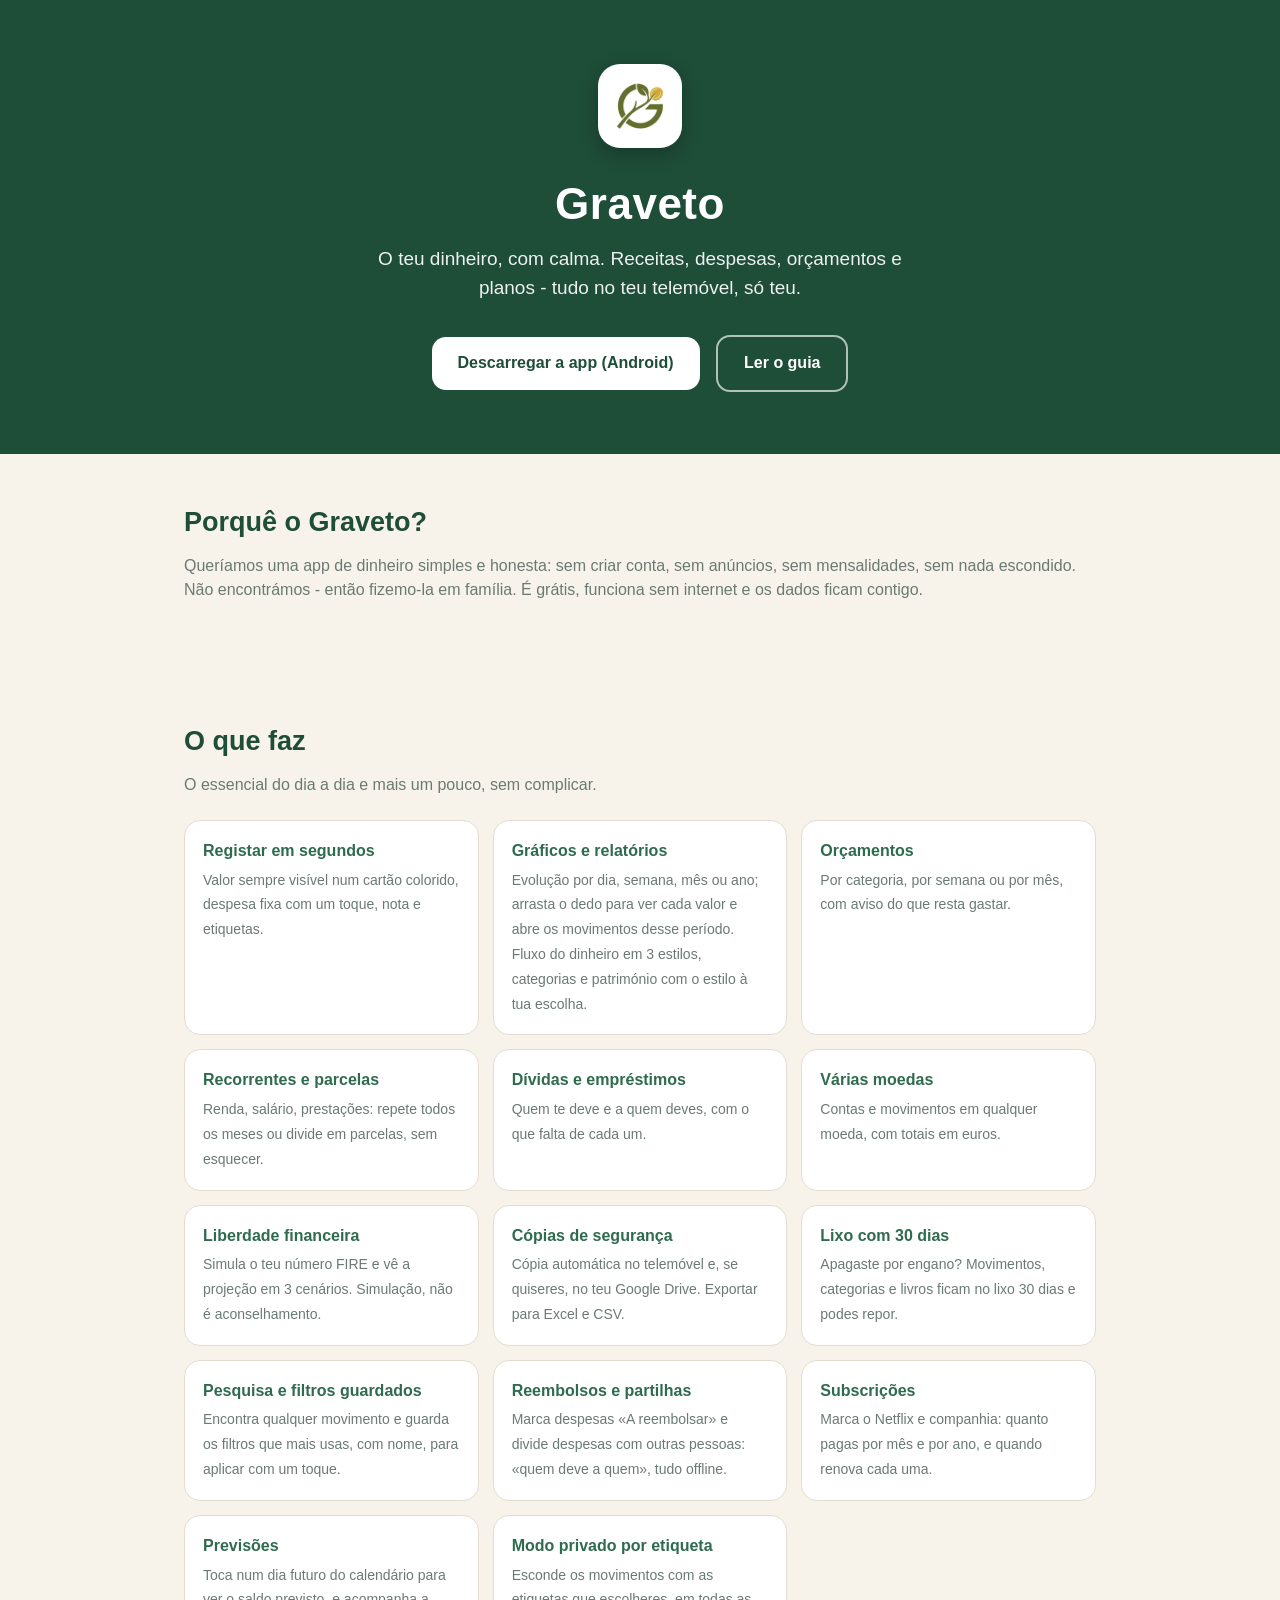
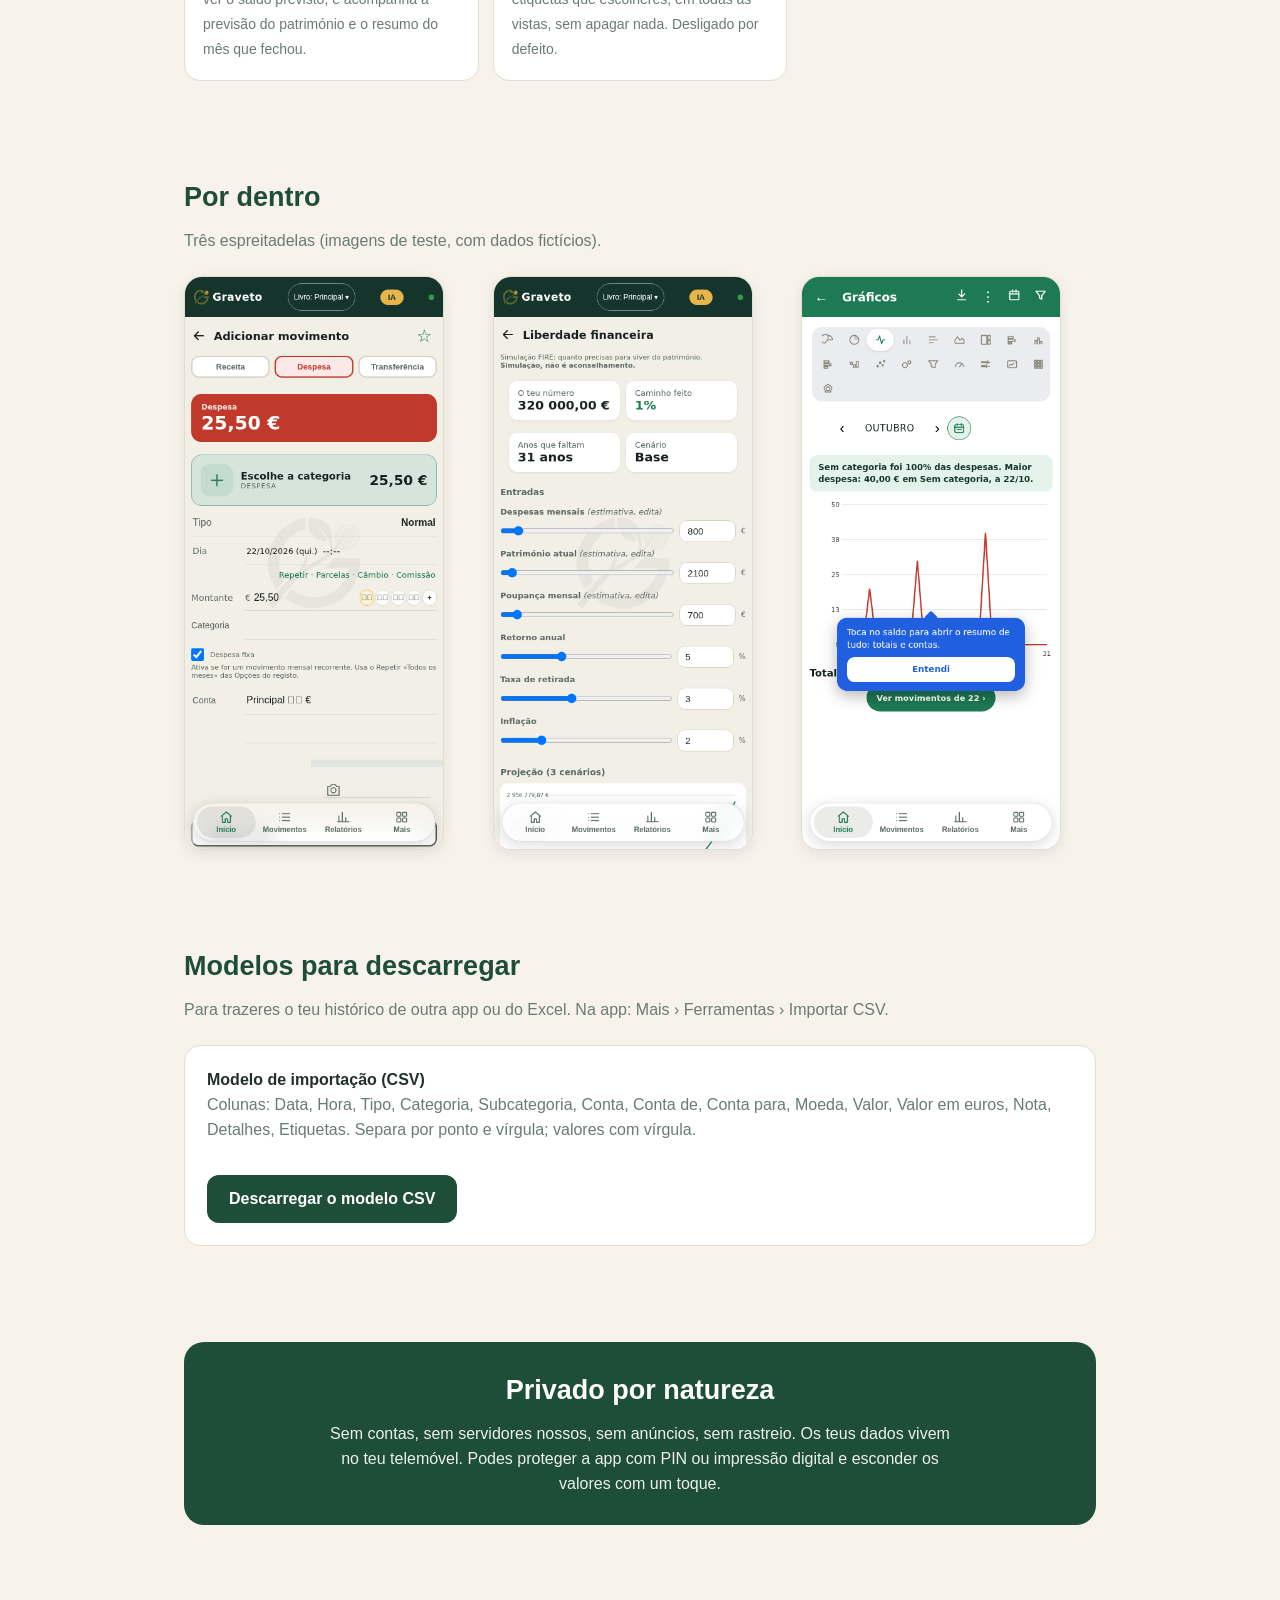
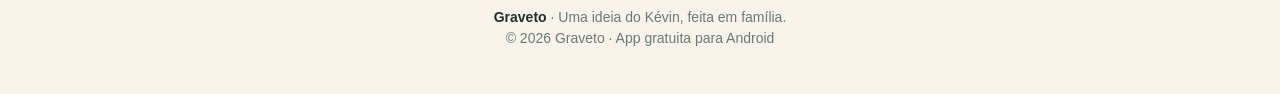
<file: index.html>
<!DOCTYPE html>
<html lang="pt-PT">
<head>
<meta charset="utf-8">
<meta name="viewport" content="width=device-width,initial-scale=1">
<title>Graveto - o teu dinheiro, com calma</title>
<meta name="description" content="Graveto: a app de finanças pessoais para Android. Tudo no teu telemóvel, sem contas, sem anúncios, sem mensalidades.">
<link rel="icon" href="imagens/ic_launcher.png">
<link rel="stylesheet" href="estilo.css">
</head>
<body>
<header class="topo">
 <img src="imagens/ic_launcher.png" alt="Graveto">
 <h1>Graveto</h1>
 <p class="tag">O teu dinheiro, com calma. Receitas, despesas, orçamentos e planos - tudo no teu telemóvel, só teu.</p>
 <div class="botoes">
  <a class="b-prim" href="https://drive.google.com/drive/folders/16J1Q81gckXqG43lKRss1F_uWqY1pkNVp">Descarregar a app (Android)</a>
  <a class="b-sec" href="guia.html">Ler o guia</a>
 </div>
</header>

<section>
 <h2>Porquê o Graveto?</h2>
 <p class="sub">Queríamos uma app de dinheiro simples e honesta: sem criar conta, sem anúncios, sem mensalidades, sem nada escondido. Não encontrámos - então fizemo-la em família. É grátis, funciona sem internet e os dados ficam contigo.</p>
</section>

<section id="oquefaz">
 <h2>O que faz</h2>
 <p class="sub">O essencial do dia a dia e mais um pouco, sem complicar.</p>
 <div class="grelha">
  <div class="cartao"><b>Registar em segundos</b><span>Valor sempre visível num cartão colorido, despesa fixa com um toque, nota e etiquetas.</span></div>
  <div class="cartao"><b>Gráficos e relatórios</b><span>Evolução por dia, semana, mês ou ano; arrasta o dedo para ver cada valor e abre os movimentos desse período. Fluxo do dinheiro em 3 estilos, categorias e património com o estilo à tua escolha.</span></div>
  <div class="cartao"><b>Orçamentos</b><span>Por categoria, por semana ou por mês, com aviso do que resta gastar.</span></div>
  <div class="cartao"><b>Recorrentes e parcelas</b><span>Renda, salário, prestações: repete todos os meses ou divide em parcelas, sem esquecer.</span></div>
  <div class="cartao"><b>Dívidas e empréstimos</b><span>Quem te deve e a quem deves, com o que falta de cada um.</span></div>
  <div class="cartao"><b>Várias moedas</b><span>Contas e movimentos em qualquer moeda, com totais em euros.</span></div>
  <div class="cartao"><b>Liberdade financeira</b><span>Simula o teu número FIRE e vê a projeção em 3 cenários. Simulação, não é aconselhamento.</span></div>
  <div class="cartao"><b>Cópias de segurança</b><span>Cópia automática no telemóvel e, se quiseres, no teu Google Drive. Exportar para Excel e CSV.</span></div>
  <div class="cartao"><b>Lixo com 30 dias</b><span>Apagaste por engano? Movimentos, categorias e livros ficam no lixo 30 dias e podes repor.</span></div>
  <div class="cartao"><b>Pesquisa e filtros guardados</b><span>Encontra qualquer movimento e guarda os filtros que mais usas, com nome, para aplicar com um toque.</span></div>
  <div class="cartao"><b>Reembolsos e partilhas</b><span>Marca despesas «A reembolsar» e divide despesas com outras pessoas: «quem deve a quem», tudo offline.</span></div>
  <div class="cartao"><b>Subscrições</b><span>Marca o Netflix e companhia: quanto pagas por mês e por ano, e quando renova cada uma.</span></div>
  <div class="cartao"><b>Previsões</b><span>Toca num dia futuro do calendário para ver o saldo previsto, e acompanha a previsão do património e o resumo do mês que fechou.</span></div>
  <div class="cartao"><b>Modo privado por etiqueta</b><span>Esconde os movimentos com as etiquetas que escolheres, em todas as vistas, sem apagar nada. Desligado por defeito.</span></div>
 </div>
</section>

<section>
 <h2>Por dentro</h2>
 <p class="sub">Três espreitadelas (imagens de teste, com dados fictícios).</p>
 <div class="prints">
  <img src="imagens/d631-form.png" alt="Formulário de adicionar movimento com cartão de valor">
  <img src="imagens/d631-fire.png" alt="Simulação de liberdade financeira">
  <img src="imagens/d632-chip.png" alt="Gráfico de evolução com botão ver movimentos">
 </div>
</section>

<section>
 <h2>Modelos para descarregar</h2>
 <p class="sub">Para trazeres o teu histórico de outra app ou do Excel. Na app: Mais › Ferramentas › Importar CSV.</p>
 <div class="modelos">
  <b>Modelo de importação (CSV)</b>
  <p class="sub">Colunas: Data, Hora, Tipo, Categoria, Subcategoria, Conta, Conta de, Conta para, Moeda, Valor, Valor em euros, Nota, Detalhes, Etiquetas. Separa por ponto e vírgula; valores com vírgula.</p>
  <a href="graveto-modelo-importacao.csv">Descarregar o modelo CSV</a>
 </div>
</section>

<section>
 <div class="priv">
  <h2>Privado por natureza</h2>
  <p>Sem contas, sem servidores nossos, sem anúncios, sem rastreio. Os teus dados vivem no teu telemóvel. Podes proteger a app com PIN ou impressão digital e esconder os valores com um toque.</p>
 </div>
</section>

<footer>
 <p><b>Graveto</b> · Uma ideia do Kévin, feita em família.</p>
 <p>© 2026 Graveto · App gratuita para Android</p>
</footer>
</body>
</html>
</file>
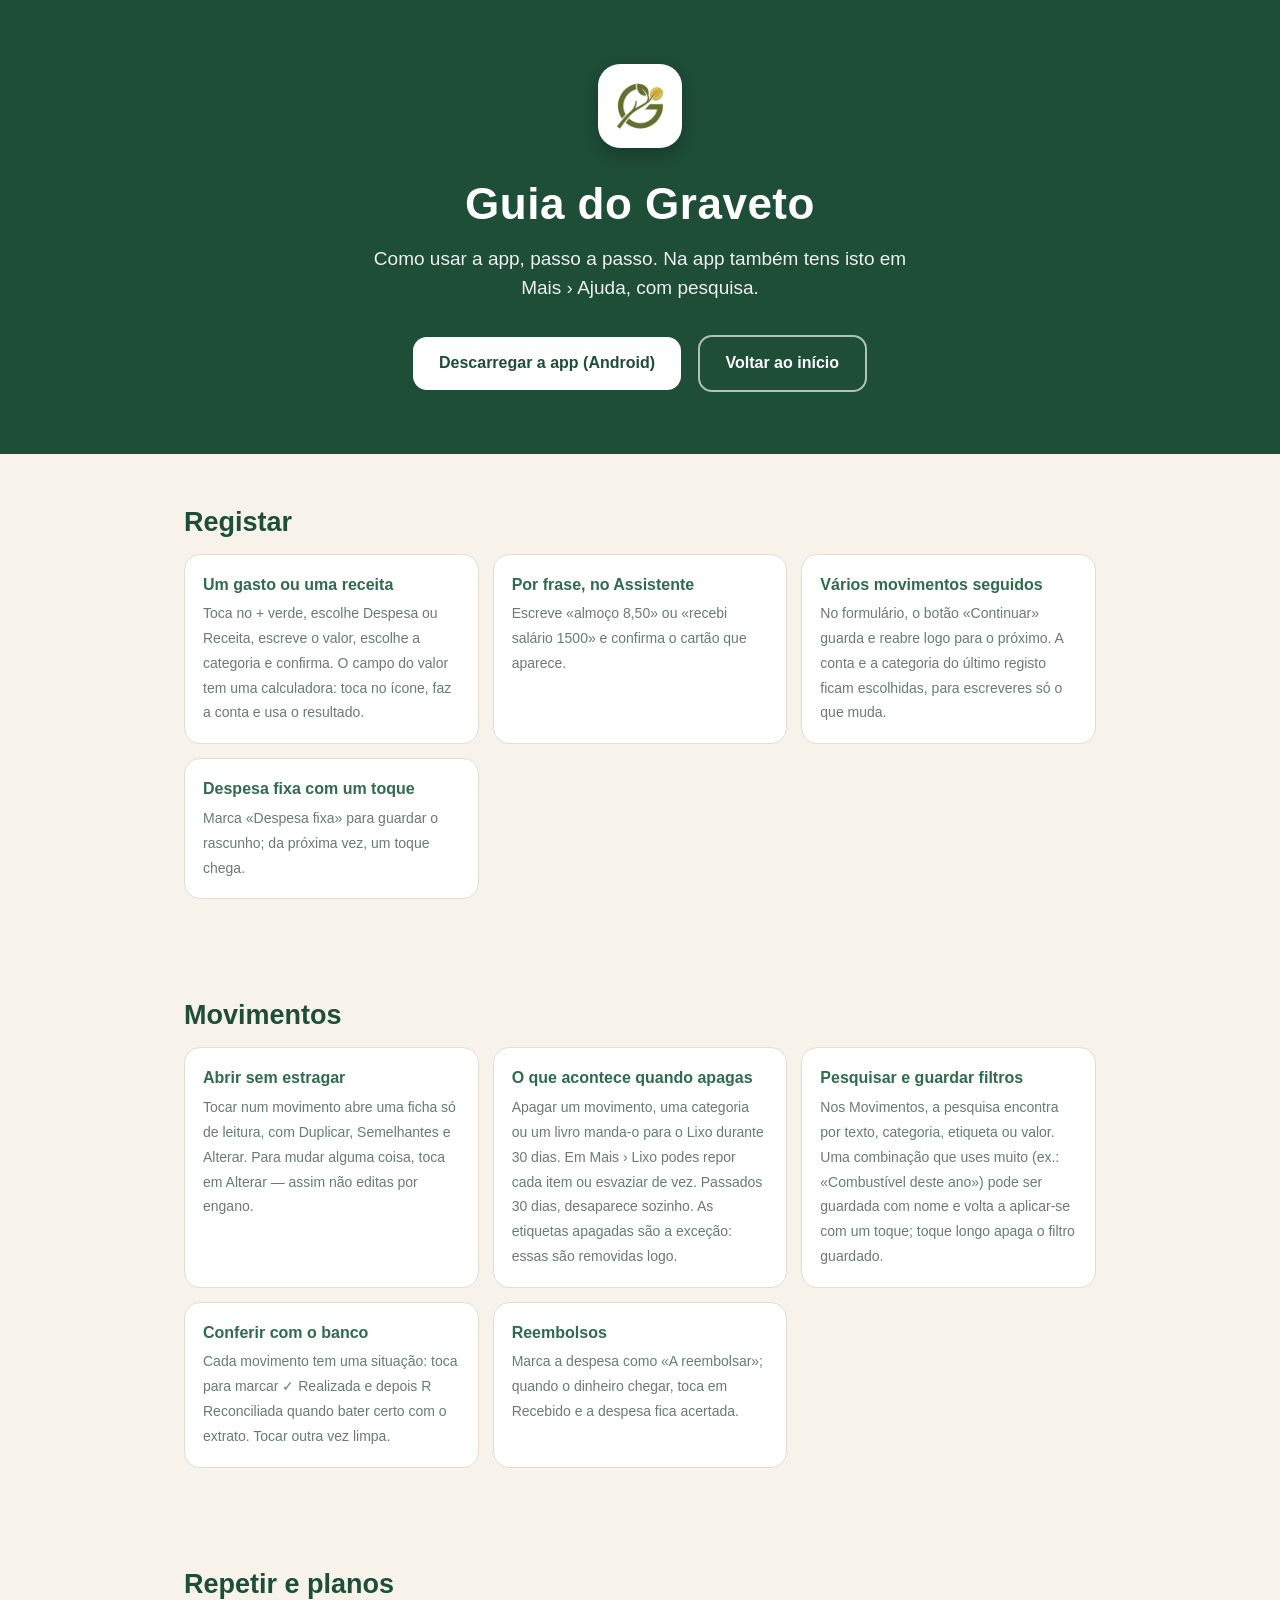
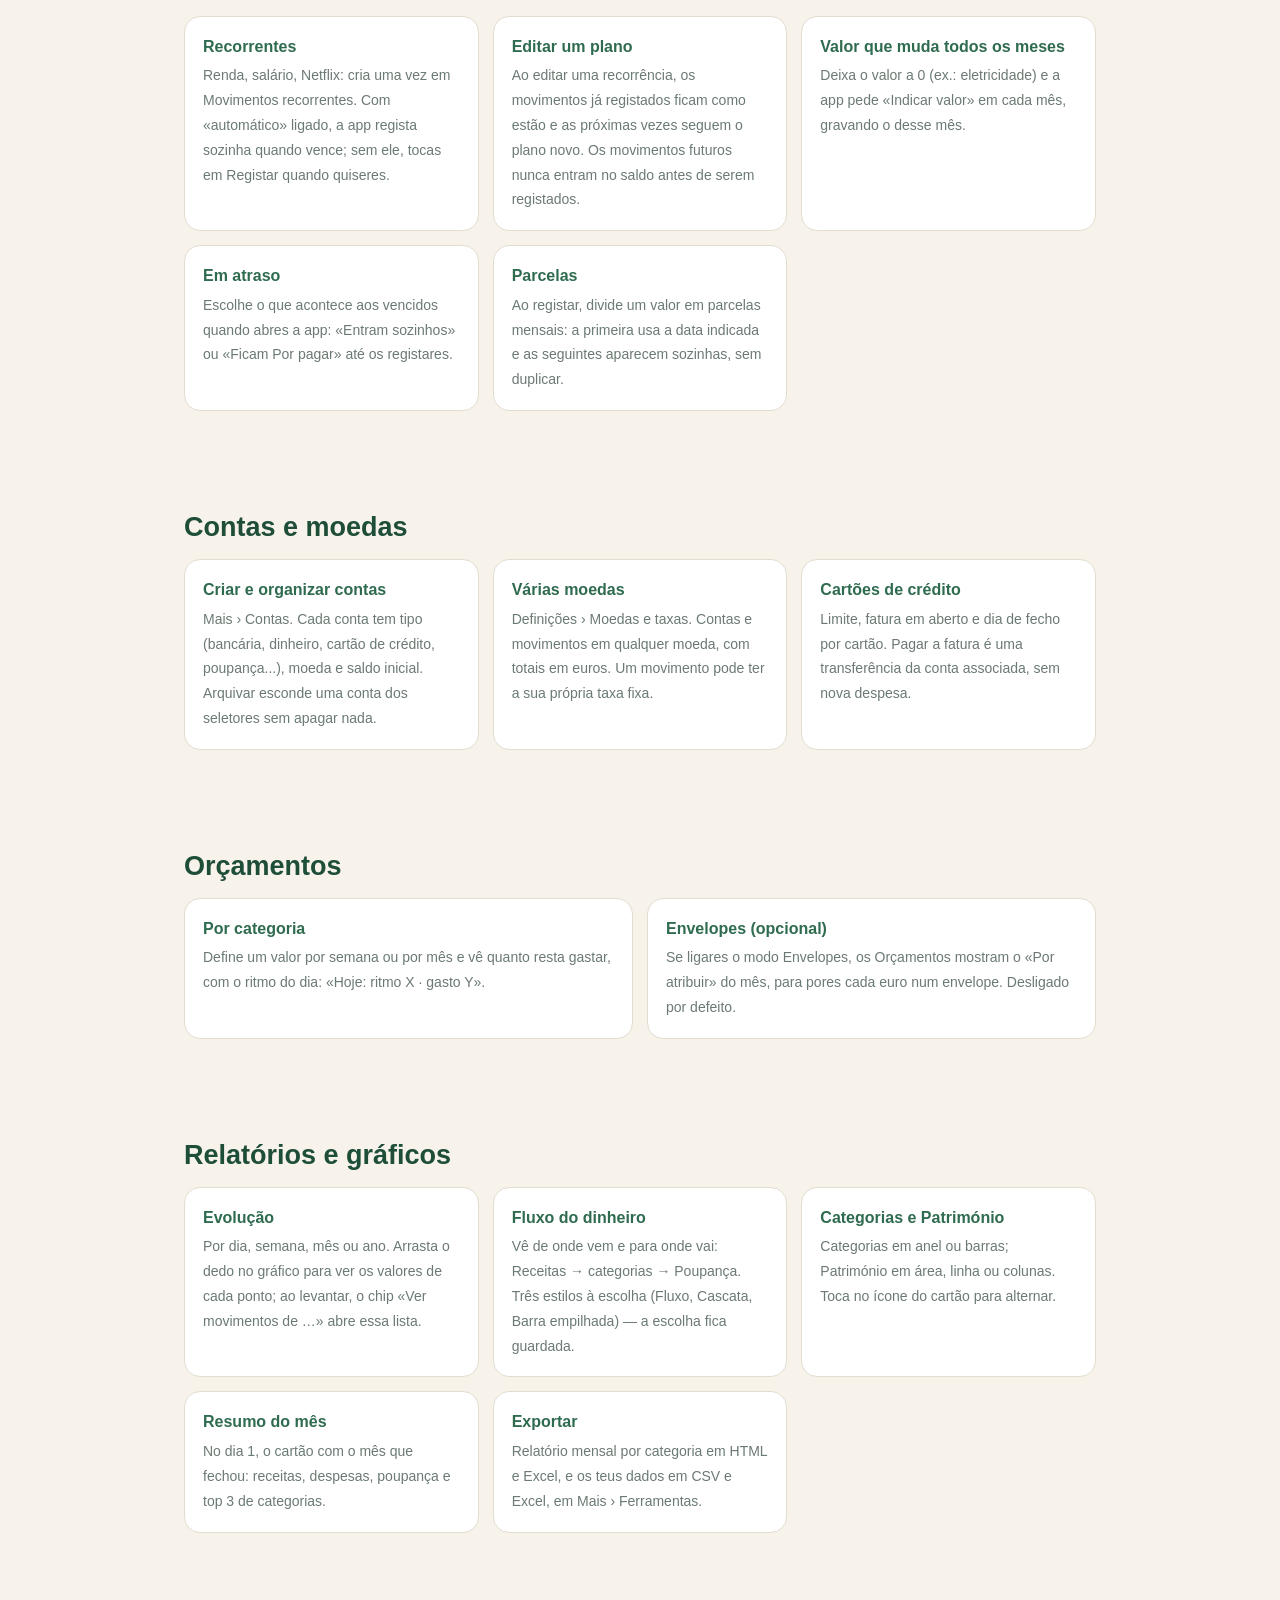
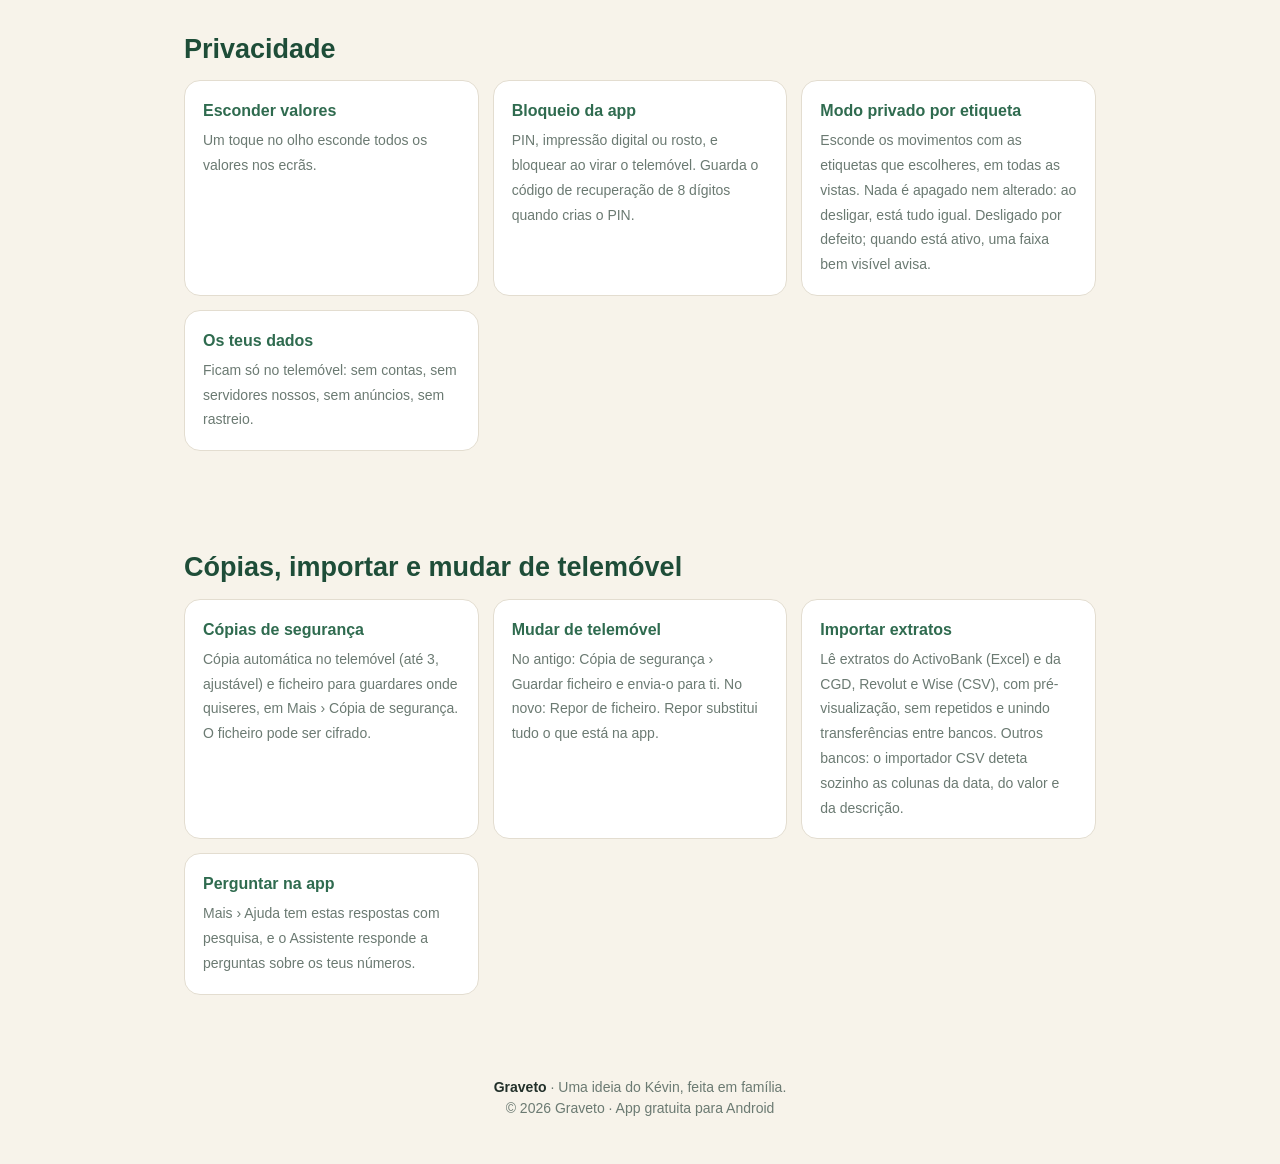
<file: guia.html>
<!DOCTYPE html>
<html lang="pt-PT">
<head>
<meta charset="utf-8">
<meta name="viewport" content="width=device-width,initial-scale=1">
<title>Guia do Graveto - o teu dinheiro, com calma</title>
<meta name="description" content="Guia do Graveto: como registar, repetir, filtrar, proteger e guardar os teus dados.">
<link rel="icon" href="imagens/ic_launcher.png">
<link rel="stylesheet" href="estilo.css">
</head>
<body>
<header class="topo">
 <img src="imagens/ic_launcher.png" alt="Graveto">
 <h1>Guia do Graveto</h1>
 <p class="tag">Como usar a app, passo a passo. Na app também tens isto em Mais › Ajuda, com pesquisa.</p>
 <div class="botoes">
  <a class="b-prim" href="https://drive.google.com/drive/folders/16J1Q81gckXqG43lKRss1F_uWqY1pkNVp">Descarregar a app (Android)</a>
  <a class="b-sec" href="index.html">Voltar ao início</a>
 </div>
</header>

<section>
 <h2>Registar</h2>
 <div class="grelha">
  <div class="cartao"><b>Um gasto ou uma receita</b><span>Toca no + verde, escolhe Despesa ou Receita, escreve o valor, escolhe a categoria e confirma. O campo do valor tem uma calculadora: toca no ícone, faz a conta e usa o resultado.</span></div>
  <div class="cartao"><b>Por frase, no Assistente</b><span>Escreve «almoço 8,50» ou «recebi salário 1500» e confirma o cartão que aparece.</span></div>
  <div class="cartao"><b>Vários movimentos seguidos</b><span>No formulário, o botão «Continuar» guarda e reabre logo para o próximo. A conta e a categoria do último registo ficam escolhidas, para escreveres só o que muda.</span></div>
  <div class="cartao"><b>Despesa fixa com um toque</b><span>Marca «Despesa fixa» para guardar o rascunho; da próxima vez, um toque chega.</span></div>
 </div>
</section>

<section>
 <h2>Movimentos</h2>
 <div class="grelha">
  <div class="cartao"><b>Abrir sem estragar</b><span>Tocar num movimento abre uma ficha só de leitura, com Duplicar, Semelhantes e Alterar. Para mudar alguma coisa, toca em Alterar — assim não editas por engano.</span></div>
  <div class="cartao"><b>O que acontece quando apagas</b><span>Apagar um movimento, uma categoria ou um livro manda-o para o Lixo durante 30 dias. Em Mais › Lixo podes repor cada item ou esvaziar de vez. Passados 30 dias, desaparece sozinho. As etiquetas apagadas são a exceção: essas são removidas logo.</span></div>
  <div class="cartao"><b>Pesquisar e guardar filtros</b><span>Nos Movimentos, a pesquisa encontra por texto, categoria, etiqueta ou valor. Uma combinação que uses muito (ex.: «Combustível deste ano») pode ser guardada com nome e volta a aplicar-se com um toque; toque longo apaga o filtro guardado.</span></div>
  <div class="cartao"><b>Conferir com o banco</b><span>Cada movimento tem uma situação: toca para marcar ✓ Realizada e depois R Reconciliada quando bater certo com o extrato. Tocar outra vez limpa.</span></div>
  <div class="cartao"><b>Reembolsos</b><span>Marca a despesa como «A reembolsar»; quando o dinheiro chegar, toca em Recebido e a despesa fica acertada.</span></div>
 </div>
</section>

<section>
 <h2>Repetir e planos</h2>
 <div class="grelha">
  <div class="cartao"><b>Recorrentes</b><span>Renda, salário, Netflix: cria uma vez em Movimentos recorrentes. Com «automático» ligado, a app regista sozinha quando vence; sem ele, tocas em Registar quando quiseres.</span></div>
  <div class="cartao"><b>Editar um plano</b><span>Ao editar uma recorrência, os movimentos já registados ficam como estão e as próximas vezes seguem o plano novo. Os movimentos futuros nunca entram no saldo antes de serem registados.</span></div>
  <div class="cartao"><b>Valor que muda todos os meses</b><span>Deixa o valor a 0 (ex.: eletricidade) e a app pede «Indicar valor» em cada mês, gravando o desse mês.</span></div>
  <div class="cartao"><b>Em atraso</b><span>Escolhe o que acontece aos vencidos quando abres a app: «Entram sozinhos» ou «Ficam Por pagar» até os registares.</span></div>
  <div class="cartao"><b>Parcelas</b><span>Ao registar, divide um valor em parcelas mensais: a primeira usa a data indicada e as seguintes aparecem sozinhas, sem duplicar.</span></div>
 </div>
</section>

<section>
 <h2>Contas e moedas</h2>
 <div class="grelha">
  <div class="cartao"><b>Criar e organizar contas</b><span>Mais › Contas. Cada conta tem tipo (bancária, dinheiro, cartão de crédito, poupança...), moeda e saldo inicial. Arquivar esconde uma conta dos seletores sem apagar nada.</span></div>
  <div class="cartao"><b>Várias moedas</b><span>Definições › Moedas e taxas. Contas e movimentos em qualquer moeda, com totais em euros. Um movimento pode ter a sua própria taxa fixa.</span></div>
  <div class="cartao"><b>Cartões de crédito</b><span>Limite, fatura em aberto e dia de fecho por cartão. Pagar a fatura é uma transferência da conta associada, sem nova despesa.</span></div>
 </div>
</section>

<section>
 <h2>Orçamentos</h2>
 <div class="grelha">
  <div class="cartao"><b>Por categoria</b><span>Define um valor por semana ou por mês e vê quanto resta gastar, com o ritmo do dia: «Hoje: ritmo X · gasto Y».</span></div>
  <div class="cartao"><b>Envelopes (opcional)</b><span>Se ligares o modo Envelopes, os Orçamentos mostram o «Por atribuir» do mês, para pores cada euro num envelope. Desligado por defeito.</span></div>
 </div>
</section>

<section>
 <h2>Relatórios e gráficos</h2>
 <div class="grelha">
  <div class="cartao"><b>Evolução</b><span>Por dia, semana, mês ou ano. Arrasta o dedo no gráfico para ver os valores de cada ponto; ao levantar, o chip «Ver movimentos de …» abre essa lista.</span></div>
  <div class="cartao"><b>Fluxo do dinheiro</b><span>Vê de onde vem e para onde vai: Receitas → categorias → Poupança. Três estilos à escolha (Fluxo, Cascata, Barra empilhada) — a escolha fica guardada.</span></div>
  <div class="cartao"><b>Categorias e Património</b><span>Categorias em anel ou barras; Património em área, linha ou colunas. Toca no ícone do cartão para alternar.</span></div>
  <div class="cartao"><b>Resumo do mês</b><span>No dia 1, o cartão com o mês que fechou: receitas, despesas, poupança e top 3 de categorias.</span></div>
  <div class="cartao"><b>Exportar</b><span>Relatório mensal por categoria em HTML e Excel, e os teus dados em CSV e Excel, em Mais › Ferramentas.</span></div>
 </div>
</section>

<section>
 <h2>Privacidade</h2>
 <div class="grelha">
  <div class="cartao"><b>Esconder valores</b><span>Um toque no olho esconde todos os valores nos ecrãs.</span></div>
  <div class="cartao"><b>Bloqueio da app</b><span>PIN, impressão digital ou rosto, e bloquear ao virar o telemóvel. Guarda o código de recuperação de 8 dígitos quando crias o PIN.</span></div>
  <div class="cartao"><b>Modo privado por etiqueta</b><span>Esconde os movimentos com as etiquetas que escolheres, em todas as vistas. Nada é apagado nem alterado: ao desligar, está tudo igual. Desligado por defeito; quando está ativo, uma faixa bem visível avisa.</span></div>
  <div class="cartao"><b>Os teus dados</b><span>Ficam só no telemóvel: sem contas, sem servidores nossos, sem anúncios, sem rastreio.</span></div>
 </div>
</section>

<section>
 <h2>Cópias, importar e mudar de telemóvel</h2>
 <div class="grelha">
  <div class="cartao"><b>Cópias de segurança</b><span>Cópia automática no telemóvel (até 3, ajustável) e ficheiro para guardares onde quiseres, em Mais › Cópia de segurança. O ficheiro pode ser cifrado.</span></div>
  <div class="cartao"><b>Mudar de telemóvel</b><span>No antigo: Cópia de segurança › Guardar ficheiro e envia-o para ti. No novo: Repor de ficheiro. Repor substitui tudo o que está na app.</span></div>
  <div class="cartao"><b>Importar extratos</b><span>Lê extratos do ActivoBank (Excel) e da CGD, Revolut e Wise (CSV), com pré-visualização, sem repetidos e unindo transferências entre bancos. Outros bancos: o importador CSV deteta sozinho as colunas da data, do valor e da descrição.</span></div>
  <div class="cartao"><b>Perguntar na app</b><span>Mais › Ajuda tem estas respostas com pesquisa, e o Assistente responde a perguntas sobre os teus números.</span></div>
 </div>
</section>

<footer>
 <p><b>Graveto</b> · Uma ideia do Kévin, feita em família.</p>
 <p>© 2026 Graveto · App gratuita para Android</p>
</footer>
</body>
</html>
</file>
<file: estilo.css>
*{margin:0;padding:0;box-sizing:border-box}
:root{--verde:#1e4d38;--verde2:#2f6b4f;--creme:#f7f3ea;--cartao:#fff;--texto:#22302a;--suave:#6b7a72;--linha:#e3ddd0}
body{font-family:-apple-system,'Segoe UI',Roboto,Arial,sans-serif;background:var(--creme);color:var(--texto);line-height:1.55}
.topo{background:var(--verde);color:#fff;padding:64px 24px 56px;text-align:center}
.topo img{width:84px;height:84px;border-radius:22px;box-shadow:0 6px 18px rgba(0,0,0,.25)}
.topo h1{font-size:44px;margin:14px 0 6px;letter-spacing:.5px}
.topo p.tag{font-size:19px;opacity:.92;max-width:560px;margin:0 auto 26px}
.botoes a{display:inline-block;margin:6px;padding:14px 26px;border-radius:14px;font-weight:700;text-decoration:none;font-size:16px}
.b-prim{background:#fff;color:var(--verde)}
.b-sec{border:2px solid rgba(255,255,255,.65);color:#fff}
section{max-width:960px;margin:0 auto;padding:48px 24px}
h2{font-size:27px;margin-bottom:10px;color:var(--verde)}
.sub{color:var(--suave);margin-bottom:22px}
.grelha{display:grid;grid-template-columns:repeat(auto-fit,minmax(260px,1fr));gap:14px}
.cartao{background:var(--cartao);border:1px solid var(--linha);border-radius:16px;padding:18px}
.cartao b{display:block;font-size:16px;margin-bottom:4px;color:var(--verde2)}
.cartao span{font-size:14px;color:var(--suave)}
.prints{display:grid;grid-template-columns:repeat(auto-fit,minmax(200px,1fr));gap:14px;text-align:center}
.prints img{width:100%;max-width:260px;border-radius:18px;border:1px solid var(--linha);box-shadow:0 4px 14px rgba(0,0,0,.08)}
.modelos{background:var(--cartao);border:1px solid var(--linha);border-radius:16px;padding:22px}
.modelos a{display:inline-block;margin-top:10px;padding:12px 22px;border-radius:12px;background:var(--verde);color:#fff;text-decoration:none;font-weight:700}
.priv{background:var(--verde);color:#fff;border-radius:20px;padding:28px;text-align:center}
.priv h2{color:#fff}
.priv p{opacity:.92;max-width:640px;margin:0 auto}
footer{text-align:center;color:var(--suave);font-size:14px;padding:34px 24px 44px}
footer b{color:var(--texto)}
</file>
